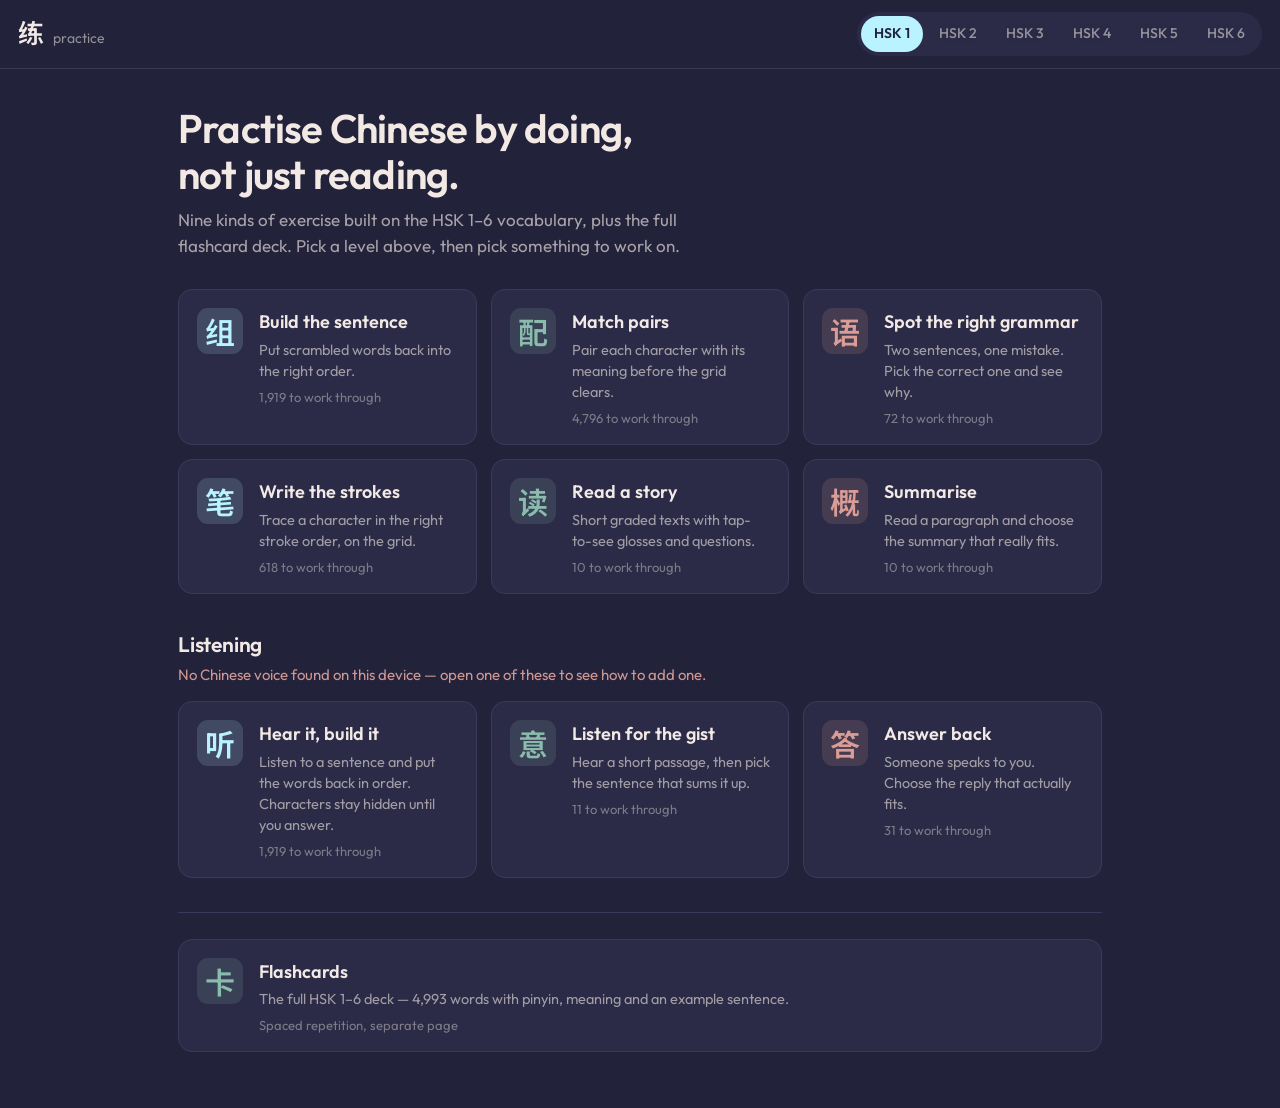
<file: index.html>
<!DOCTYPE html>
<html lang="en">
<head>
<meta charset="utf-8">
<meta name="viewport" content="width=device-width,initial-scale=1,viewport-fit=cover">
<title>练 — Chinese practice</title>
<meta name="description" content="Six ways to practise Chinese actively: build sentences from tiles, match characters, choose the correct grammar, trace strokes, read graded stories and summarise paragraphs. HSK 1–6, free, works offline.">
<meta name="theme-color" content="#22223B">
<meta name="color-scheme" content="dark">
<link rel="canonical" href="https://USERNAME.github.io/REPO/">
<meta property="og:type" content="website">
<meta property="og:title" content="练 — Chinese practice">
<meta property="og:description" content="Build sentences, match characters, fix grammar, trace strokes, read stories. HSK 1–6.">
<meta property="og:url" content="https://USERNAME.github.io/REPO/">
<meta name="twitter:card" content="summary">

<link rel="manifest" href="manifest.webmanifest">
<link rel="apple-touch-icon" href="icon-192.png">
<link rel="icon" href="data:image/svg+xml,%3Csvg xmlns=%22http://www.w3.org/2000/svg%22 viewBox=%220 0 100 100%22%3E%3Crect width=%22100%22 height=%22100%22 rx=%2220%22 fill=%22%2322223B%22/%3E%3Crect x=%2218%22 y=%2234%22 width=%2228%22 height=%2228%22 rx=%226%22 fill=%22%23B8F3FF%22/%3E%3Crect x=%2254%22 y=%2234%22 width=%2228%22 height=%2228%22 rx=%226%22 fill=%22%238ABCAD%22/%3E%3C/svg%3E">

<link rel="preconnect" href="https://fonts.googleapis.com">
<link rel="preconnect" href="https://fonts.gstatic.com" crossorigin>
<link href="https://fonts.googleapis.com/css2?family=Outfit:wght@300;400;500;600&family=Noto+Sans+SC:wght@400;500;600&display=swap" rel="stylesheet">
<link rel="stylesheet" href="styles.css">
</head>
<body>

<noscript><p style="padding:24px">This practice app needs JavaScript enabled.</p></noscript>

<header class="bar">
  <button class="brand" id="home" aria-label="Back to the exercise list">
    <span class="z">练</span><span class="n">practice</span>
  </button>
  <span class="bar-sp"></span>
  <nav class="lvl" id="lvl" aria-label="HSK level"></nav>
  <div class="tally" id="tally" aria-live="polite" hidden>
    <span class="ok" id="tOk">0</span><span class="sl">/</span><span class="no" id="tNo">0</span>
  </div>
</header>

<main id="main"></main>

<script src="data/sentences.js"></script>
<script src="data/pairs.js"></script>
<script src="data/grammar.js"></script>
<script src="data/stories.js"></script>
<script src="data/summaries.js"></script>
<script src="data/talk.js"></script>
<script src="data/strokechars.js"></script>
<script src="vendor/hanzi-writer.min.js"></script>
<script src="app.js"></script>
</body>
</html>
</file>
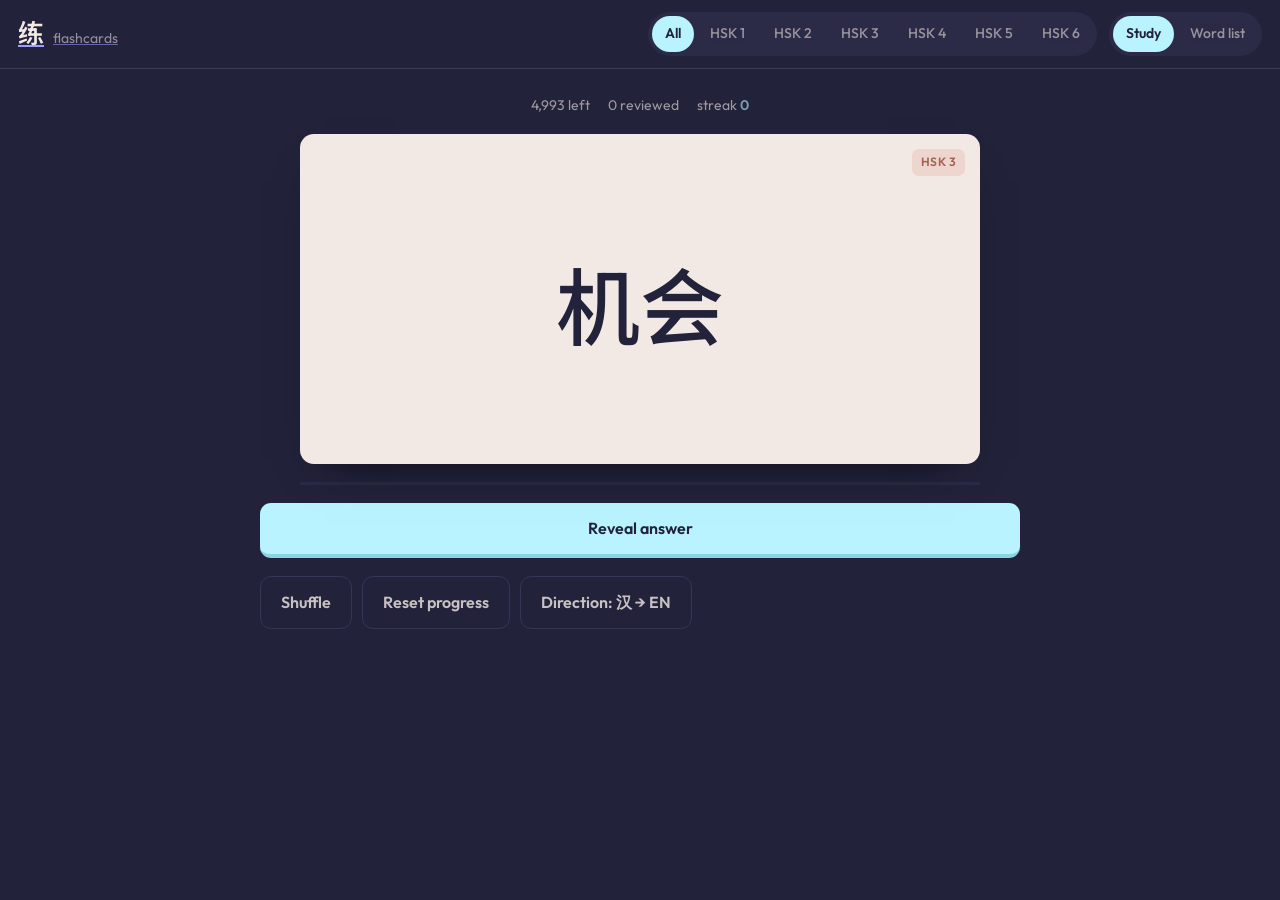
<file: cards.html>
<!DOCTYPE html>
<html lang="en">
<head>
<meta charset="utf-8">
<meta name="viewport" content="width=device-width,initial-scale=1,viewport-fit=cover">
<title>Flashcards — 练</title>
<meta name="description" content="The full HSK 1–6 flashcard deck: 4,993 words with pinyin, meaning and an example sentence. Spaced repetition, audio, works offline.">
<meta name="theme-color" content="#22223B">
<meta name="color-scheme" content="dark">
<link rel="manifest" href="manifest.webmanifest">
<link rel="apple-touch-icon" href="icon-192.png">
<link rel="icon" href="data:image/svg+xml,%3Csvg xmlns=%22http://www.w3.org/2000/svg%22 viewBox=%220 0 100 100%22%3E%3Crect width=%22100%22 height=%22100%22 rx=%2220%22 fill=%22%2322223B%22/%3E%3Crect x=%2218%22 y=%2234%22 width=%2228%22 height=%2228%22 rx=%226%22 fill=%22%23B8F3FF%22/%3E%3Crect x=%2254%22 y=%2234%22 width=%2228%22 height=%2228%22 rx=%226%22 fill=%22%238ABCAD%22/%3E%3C/svg%3E">
<link rel="preconnect" href="https://fonts.googleapis.com">
<link rel="preconnect" href="https://fonts.gstatic.com" crossorigin>
<link href="https://fonts.googleapis.com/css2?family=Outfit:wght@300;400;500;600&family=Noto+Sans+SC:wght@400;500;600&display=swap" rel="stylesheet">
<link rel="stylesheet" href="styles.css">
<style>
/* page-specific: the card itself */
.card{
  width:min(680px,100%);background:var(--paper);color:var(--on-paper);
  border-radius:var(--r);padding:34px 28px 26px;text-align:center;cursor:pointer;
  box-shadow:0 20px 44px -26px rgba(0,0,0,.75);
  min-height:330px;display:flex;flex-direction:column;justify-content:center;position:relative;
}
.seal{
  position:absolute;top:15px;right:15px;padding:4px 9px;border-radius:7px;
  background:color-mix(in srgb,var(--rose) 26%,transparent);
  color:#A8604F;font-size:12px;font-weight:600;letter-spacing:.04em;
}
.face{font-family:var(--han);font-size:clamp(52px,12vw,84px);font-weight:500;line-height:1.15;word-break:break-word}
.face.long{font-size:clamp(38px,8vw,58px)}
.cue{font-size:clamp(22px,5vw,30px);line-height:1.4;padding:0 6px}
.hint{font-size:14px;color:var(--on-paper-soft);margin-top:16px}
.pin{font-size:20px;color:#4F8275;margin-top:14px;letter-spacing:.02em}
.gloss{font-size:20px;margin-top:7px}
.rule{height:1px;background:var(--rail);margin:20px 0 15px}
.ex{text-align:left}
.ex .zh{font-size:21px;line-height:1.75}
.ex .py{font-size:14.5px;color:#4F8275;margin-top:4px}
.ex .en{font-size:14.5px;color:var(--on-paper-soft);margin-top:2px}
.hear{
  display:inline-flex;align-items:center;gap:7px;margin-top:14px;min-height:40px;
  padding:9px 15px;border-radius:999px;border:1.5px solid var(--rail);
  color:var(--on-paper-soft);font-size:14px;
}
.hear:hover{border-color:var(--sage);color:#4F8275}

.grade{display:flex;gap:8px;width:min(680px,100%)}
.grade button{
  flex:1;min-height:var(--tap);padding:13px 6px;border-radius:11px;
  font-size:14.5px;font-weight:600;color:var(--paper);
  background:var(--ink-2);border:1px solid var(--ink-line);
  transition:border-color .14s,color .14s,background .14s;
}
.grade button:hover{background:var(--ink-3)}
.grade button[data-g="0"]:hover{border-color:var(--rose);color:var(--rose)}
.grade button[data-g="3"]:hover{border-color:var(--sage);color:var(--sage)}
.grade kbd{display:block;font-size:11px;opacity:.5;font-weight:400;margin-top:2px}

.meter{width:min(680px,100%);height:3px;background:var(--ink-2);border-radius:3px;overflow:hidden}
.meter i{display:block;height:100%;background:var(--sage);width:0;transition:width .3s}
.stats{display:flex;flex-wrap:wrap;gap:4px 18px;font-size:14px;opacity:.6}
.stats b{color:var(--ice);font-weight:600}

.search{
  width:100%;padding:13px 15px;border-radius:11px;margin:16px 0;
  background:var(--ink-2);border:1px solid var(--ink-line);color:var(--paper);font-size:16px;
}
.search::placeholder{color:var(--paper);opacity:.45}
.row{display:grid;grid-template-columns:92px 1fr;gap:15px;padding:14px 0;border-bottom:1px solid var(--ink-line)}
.row .h{font-family:var(--han);font-size:27px;line-height:1.2}
.row .p{font-size:12.5px;color:var(--sage)}
.row .m{font-size:15px}
.row .s{font-family:var(--han);font-size:15px;opacity:.55;margin-top:4px}
.row .t{font-size:12.5px;opacity:.4}
.count{font-size:14px;opacity:.5;padding-top:12px}
.list{width:min(900px,100%)}
@media (max-width:700px){ .card{padding:26px 18px 20px;min-height:290px} }
@media (max-width:420px){ .grade button{font-size:13px;padding:11px 3px} }
</style>
</head>
<body>

<noscript><p style="padding:24px">This page needs JavaScript enabled.</p></noscript>

<header class="bar">
  <a class="brand" href="index.html" aria-label="Back to practice"><span class="z">练</span><span class="n">flashcards</span></a>
  <span class="bar-sp"></span>
  <nav class="lvl" id="lvl" aria-label="HSK level"></nav>
  <nav class="lvl" aria-label="View">
    <button id="tStudy" aria-pressed="true">Study</button>
    <button id="tList" aria-pressed="false">Word list</button>
  </nav>
</header>

<main class="stage" id="main"></main>

<script src="data/vocab.js"></script>
<script>
'use strict';
const $ = id => document.getElementById(id);
const main = $('main');
const el = (t, c, h) => { const n = document.createElement(t); if (c) n.className = c; if (h !== undefined) n.innerHTML = h; return n; };
const esc = s => String(s).replace(/[&<>"]/g, c => ({ '&': '&amp;', '<': '&lt;', '>': '&gt;', '"': '&quot;' }[c]));
const DECK = Array.isArray(window.VOCAB) ? window.VOCAB : [];

const KEY = 'lian-cards-v1';
const S = { level: 'all', dir: 'rec', flipped: false, queue: [], cur: null, seen: 0, streak: 0, best: {}, view: 'study' };
let store = true;
try { localStorage.setItem('__t', '1'); localStorage.removeItem('__t'); } catch (e) { store = false; }
function save() { if (!store) return; try { localStorage.setItem(KEY, JSON.stringify({ best: S.best, seen: S.seen, level: S.level, dir: S.dir })); } catch (e) { store = false; } }
function load() {
  if (!store) return;
  try { const d = JSON.parse(localStorage.getItem(KEY) || '{}'); S.best = d.best || {}; S.seen = d.seen || 0; if (d.level) S.level = d.level; if (d.dir) S.dir = d.dir; } catch (e) { }
}

/* audio: the device's own Chinese voice, if it has one */
let zhVoice = null;
function findVoice() {
  if (!('speechSynthesis' in window)) return;
  const vs = speechSynthesis.getVoices();
  const zh = vs.filter(v => /^zh/i.test(v.lang) || /chinese|mandarin/i.test(v.name));
  zhVoice = zh.find(v => /zh[-_]?CN/i.test(v.lang)) || zh[0] || null;
}
findVoice();
if ('speechSynthesis' in window) { speechSynthesis.onvoiceschanged = findVoice; setTimeout(findVoice, 600); }
function say(text) {
  if (!zhVoice) return false;
  speechSynthesis.cancel();
  const u = new SpeechSynthesisUtterance(text);
  u.voice = zhVoice; u.lang = zhVoice.lang || 'zh-CN'; u.rate = .85;
  speechSynthesis.speak(u); return true;
}

const pool = () => DECK.filter(w => S.level === 'all' || w.l === +S.level);
function buildQueue() {
  const p = pool().slice().sort((a, b) => {
    const sa = S.best[a.h] ?? -1, sb = S.best[b.h] ?? -1;
    return sa !== sb ? sa - sb : Math.random() - .5;
  });
  S.queue = p; next();
}
function next() { S.flipped = false; S.cur = S.queue.shift() || null; render(); }

function render() {
  if (S.view === 'list') return renderList();
  main.innerHTML = '';
  const stats = el('div', 'stats');
  const total = pool().length;
  stats.innerHTML = `<span>${(S.queue.length + (S.cur ? 1 : 0)).toLocaleString()} left</span>`
    + `<span>${S.seen.toLocaleString()} reviewed</span>`
    + `<span>streak <b>${S.streak}</b></span>`;
  main.appendChild(stats);

  const card = el('div', 'card');
  card.tabIndex = 0;
  card.setAttribute('role', 'button');
  if (!S.cur) {
    card.style.cursor = 'default';
    card.innerHTML = `<div><div class="face" style="font-size:40px">做得好</div>
      <p class="hint">Deck finished. Shuffle to run through it again.</p></div>`;
    main.appendChild(card);
    const c = el('div', 'ctrl');
    c.appendChild(mkBtn('Shuffle deck', shuffleDeck));
    main.appendChild(c);
    return;
  }
  const w = S.cur, rec = S.dir === 'rec';
  card.appendChild(el('span', 'seal', 'HSK ' + w.l));

  const front = el('div');
  if (rec) front.innerHTML = `<div class="face${w.h.length > 3 ? ' long' : ''} zh">${esc(w.h)}</div>`;
  else front.innerHTML = `<div class="cue">${esc(w.m)}</div><p class="hint">Say it out loud, then reveal</p>`;
  card.appendChild(front);

  if (S.flipped) {
    const back = el('div');
    back.innerHTML = rec
      ? `<div class="pin">${esc(w.p)}</div><div class="gloss">${esc(w.m)}</div>`
      : `<div class="face${w.h.length > 3 ? ' long' : ''} zh">${esc(w.h)}</div><div class="pin">${esc(w.p)}</div>`;
    back.innerHTML += `<div class="rule"></div>
      <div class="ex"><div class="zh">${esc(w.s)}</div><div class="py">${esc(w.sp)}</div><div class="en">${esc(w.st)}</div></div>`;
    const hear = el('button', 'hear', '▶ Hear it');
    hear.onclick = e => { e.stopPropagation(); if (!say(w.h + '。' + w.s)) hear.textContent = 'No Chinese voice on this device'; };
    back.appendChild(hear);
    card.appendChild(back);
  }
  card.onclick = () => { if (!S.flipped) { S.flipped = true; render(); } };
  card.onkeydown = e => { if (e.key === 'Enter' && !S.flipped) { S.flipped = true; render(); } };
  main.appendChild(card);

  const meter = el('div', 'meter', '<i></i>');
  meter.firstChild.style.width = (100 * (total - S.queue.length - 1) / Math.max(total, 1)) + '%';
  main.appendChild(meter);

  if (!S.flipped) {
    const c = el('div', 'ctrl');
    c.appendChild(mkBtn('Reveal answer', () => { S.flipped = true; render(); }));
    main.appendChild(c);
  } else {
    const g = el('div', 'grade');
    [['Again', 0], ['Hard', 1], ['Good', 2], ['Easy', 3]].forEach(([label, n]) => {
      const b = el('button', null, `${label}<kbd>${n + 1}</kbd>`);
      b.dataset.g = n;
      b.onclick = () => grade(n);
      g.appendChild(b);
    });
    main.appendChild(g);
  }

  const foot = el('div', 'ctrl');
  foot.appendChild(mkBtn('Shuffle', shuffleDeck, true));
  foot.appendChild(mkBtn('Reset progress', () => {
    if (!confirm('Reset flashcard progress? This cannot be undone.')) return;
    S.best = {}; S.seen = 0; S.streak = 0;
    if (store) try { localStorage.removeItem(KEY); } catch (e) { }
    buildQueue();
  }, true));
  foot.appendChild(mkBtn('Direction: ' + (rec ? '汉 → EN' : 'EN → 汉'), () => { S.dir = rec ? 'rcl' : 'rec'; save(); render(); }, true));
  main.appendChild(foot);
}
function mkBtn(label, fn, quiet) { const b = el('button', 'btn' + (quiet ? ' quiet' : ''), label); b.onclick = fn; return b; }

function grade(g) {
  const w = S.cur; if (!w) return;
  S.best[w.h] = g; S.seen++; S.streak = g === 0 ? 0 : S.streak + 1;
  if (g === 0) S.queue.splice(Math.min(3, S.queue.length), 0, w);
  else if (g === 1) S.queue.splice(Math.min(9, S.queue.length), 0, w);
  else if (g === 2) S.queue.splice(Math.min(40, S.queue.length), 0, w);
  save(); next();
}
function shuffleDeck() { S.queue = pool().slice().sort(() => Math.random() - .5); next(); }

function renderList(q) {
  main.innerHTML = '';
  const box = el('div', 'list');
  const inp = el('input', 'search');
  inp.type = 'search';
  inp.placeholder = 'Search character, pinyin or meaning…';
  inp.setAttribute('aria-label', 'Search the deck');
  inp.value = q || '';
  box.appendChild(inp);
  const count = el('div', 'count');
  const body = el('div');
  box.appendChild(count); box.appendChild(body);
  main.appendChild(box);

  const draw = term => {
    const t = (term || '').trim().toLowerCase();
    const rows = pool().filter(w => !t || w.h.includes(t) || w.p.toLowerCase().includes(t) || w.m.toLowerCase().includes(t));
    const cap = 300, shown = rows.slice(0, cap);
    count.textContent = rows.length.toLocaleString() + ' words' + (rows.length > cap ? ` — showing first ${cap}, search to narrow` : '');
    body.innerHTML = shown.map(w =>
      `<div class="row"><div class="h zh">${esc(w.h)}<div class="p">${esc(w.p)}</div></div>
       <div><div class="m">${esc(w.m)}</div><div class="s zh">${esc(w.s)}</div>
       <div class="t">${esc(w.sp)} — ${esc(w.st)}</div></div></div>`).join('');
  };
  draw(inp.value);
  inp.oninput = e => draw(e.target.value);
  if (q === undefined) setTimeout(() => inp.focus(), 40);
}

/* level + view chrome */
const nav = $('lvl');
[['all', 'All'], ['1', 'HSK 1'], ['2', 'HSK 2'], ['3', 'HSK 3'], ['4', 'HSK 4'], ['5', 'HSK 5'], ['6', 'HSK 6']].forEach(([v, label]) => {
  const b = el('button', null, label);
  b.dataset.l = v;
  b.setAttribute('aria-pressed', v === S.level);
  b.onclick = () => {
    S.level = v; save();
    [...nav.children].forEach(c => c.setAttribute('aria-pressed', c.dataset.l === v));
    S.view === 'list' ? renderList() : buildQueue();
  };
  nav.appendChild(b);
});
function setView(v) {
  S.view = v;
  $('tStudy').setAttribute('aria-pressed', v === 'study');
  $('tList').setAttribute('aria-pressed', v === 'list');
  v === 'list' ? renderList() : render();
}
$('tStudy').onclick = () => setView('study');
$('tList').onclick = () => setView('list');

addEventListener('keydown', e => {
  if (e.target.tagName === 'INPUT' || S.view !== 'study') return;
  if (e.code === 'Space') { e.preventDefault(); S.flipped ? grade(2) : (S.flipped = true, render()); }
  else if (['1', '2', '3', '4'].includes(e.key) && S.flipped) grade(+e.key - 1);
  else if (e.key === 's' && S.cur) say(S.cur.h);
});

load();
[...nav.children].forEach(c => c.setAttribute('aria-pressed', c.dataset.l === S.level));
buildQueue();

if ('serviceWorker' in navigator && location.protocol.startsWith('http')) {
  addEventListener('load', () => navigator.serviceWorker.register('sw.js').catch(() => { }));
}
</script>
</body>
</html>
</file>
<file: styles.css>
/* 练 — Chinese practice gym
   Colour carries meaning, consistently, in every exercise:
     ice   #B8F3FF  things you touch — tiles, options, inputs
     sage  #8ABCAD  correct
     rose  #DA9D95  wrong, and the prompt you're answering
   The app frame is ink; the exercise itself sits on paper. */

:root{
  --ink:#22223B;
  --ink-2:#2B2B47;      /* raised chrome on ink */
  --ink-3:#32324F;
  --paper:#F2E9E4;
  --rose:#DA9D95;
  --ice:#B8F3FF;
  --sage:#8ABCAD;

  /* derived */
  --ink-line:#3A3A5C;
  --paper-dim:#6A6480;
  --on-paper:#22223B;
  --on-paper-soft:#5C5A72;
  --rail:#E3D8D2;

  --ui:"Outfit",ui-sans-serif,system-ui,-apple-system,"Segoe UI",Roboto,sans-serif;
  --han:"Noto Sans SC","PingFang SC","Hiragino Sans GB","Microsoft YaHei",ui-sans-serif,sans-serif;

  --r:14px;
  --tap:44px;
}

*{box-sizing:border-box;margin:0;padding:0}
html,body{height:100%}
body{
  background:var(--ink);
  color:var(--paper);
  font-family:var(--ui);
  font-size:17px;
  line-height:1.55;
  -webkit-font-smoothing:antialiased;
  display:flex;flex-direction:column;min-height:100dvh;
  overflow-x:hidden;
}
button{font:inherit;color:inherit;background:none;border:none;cursor:pointer}
:focus-visible{outline:3px solid var(--ice);outline-offset:3px;border-radius:6px}
.hidden{display:none !important}

/* ---------------- top bar ---------------- */
.bar{
  display:flex;align-items:center;gap:12px;
  padding:12px 18px;border-bottom:1px solid var(--ink-line);
  position:sticky;top:0;background:var(--ink);z-index:20;
}
.brand{display:flex;align-items:baseline;gap:9px;cursor:pointer}
.brand .z{font-family:var(--han);font-size:26px;font-weight:600;color:var(--paper);line-height:1}
.brand .n{font-size:14px;color:var(--paper);opacity:.55}
.bar-sp{flex:1}

.lvl{display:flex;gap:3px;background:var(--ink-2);padding:4px;border-radius:999px;
     max-width:100%;overflow-x:auto;scrollbar-width:none}
.lvl::-webkit-scrollbar{display:none}
.lvl button{
  padding:7px 13px;border-radius:999px;font-size:14px;font-weight:500;
  color:var(--paper);opacity:.55;white-space:nowrap;transition:background .15s,opacity .15s;
}
.lvl button:hover{opacity:1}
.lvl button[aria-pressed="true"]{background:var(--ice);color:var(--ink);opacity:1;font-weight:600}

.tally{display:flex;align-items:center;gap:7px;font-size:15px;font-variant-numeric:tabular-nums}
.tally[hidden]{display:none}
.tally .ok{color:var(--sage);font-weight:600}
.tally .no{color:var(--rose);font-weight:600}
.tally .sl{opacity:.3}

/* ---------------- home ---------------- */
.home{flex:1;padding:36px 18px 56px;max-width:960px;margin:0 auto;width:100%}
.lede{max-width:46ch;margin-bottom:30px}
.lede h1{font-size:clamp(28px,5vw,40px);font-weight:600;letter-spacing:-.02em;line-height:1.15;margin-bottom:10px}
.lede p{color:var(--paper);opacity:.65;font-size:17px}

.modes{display:grid;grid-template-columns:repeat(auto-fill,minmax(248px,1fr));gap:14px}
.mode{
  display:flex;gap:16px;align-items:flex-start;text-align:left;
  background:var(--ink-2);border:1px solid var(--ink-line);
  border-radius:var(--r);padding:18px 18px 16px;
  transition:border-color .16s, transform .16s, background .16s;
}
.mode:hover{border-color:var(--c);transform:translateY(-2px);background:var(--ink-3)}
.mode .g{
  font-family:var(--han);font-size:30px;font-weight:600;line-height:1;
  color:var(--c);flex:none;width:46px;height:46px;border-radius:11px;
  display:grid;place-items:center;background:color-mix(in srgb,var(--c) 15%,transparent);
}
.mode h3{font-size:18px;font-weight:600;margin-bottom:3px}
.mode p{font-size:14.5px;opacity:.6;line-height:1.45}
.mode .n{font-size:13px;opacity:.42;margin-top:7px}

/* ---------------- exercise shell ---------------- */
.stage{flex:1;display:flex;flex-direction:column;align-items:center;
       padding:26px 16px 40px;gap:18px;width:100%}
.sheet{
  width:min(760px,100%);background:var(--paper);color:var(--on-paper);
  border-radius:var(--r);padding:30px 28px;
  box-shadow:0 20px 44px -26px rgba(0,0,0,.75);
}
.task{font-size:15.5px;color:var(--on-paper-soft);margin-bottom:6px}
.prompt{font-size:23px;font-weight:500;line-height:1.4;margin-bottom:22px}
.prompt .cue{color:#A8604F}
.zh{font-family:var(--han)}

/* ---------------- sentence builder ---------------- */
.rail{
  display:flex;flex-wrap:wrap;gap:9px;align-items:center;
  min-height:86px;padding:14px;border-radius:11px;
  background:#EAE0DA;border:2px dashed var(--rail);
  transition:border-color .15s,background .15s;
}
.rail.over{border-color:var(--ice);background:#E6EEF2}
.rail:empty::after{
  content:attr(data-hint);color:var(--on-paper-soft);opacity:.7;font-size:15px;
}
.tray{display:flex;flex-wrap:wrap;gap:9px;margin-top:16px;min-height:52px}

.tile{
  font-family:var(--han);font-size:26px;line-height:1;
  padding:12px 15px;border-radius:10px;
  background:var(--ice);color:var(--ink);
  border:2px solid transparent;border-bottom-width:4px;border-bottom-color:#8FD2E2;
  cursor:grab;user-select:none;touch-action:none;
  transition:transform .12s,box-shadow .12s;
  min-height:var(--tap);
}
.tile:hover{transform:translateY(-2px)}
.tile:active{cursor:grabbing}
.tile.ghost{position:fixed;z-index:999;pointer-events:none;opacity:.92;
            transform:scale(1.06) rotate(-2deg);box-shadow:0 14px 26px -8px rgba(0,0,0,.4)}
.tile.placeholder{opacity:.22}
.tile.ok{background:var(--sage);border-bottom-color:#6E9D90}
.tile.no{background:var(--rose);border-bottom-color:#B97F78}
.tile.lock{cursor:default}
.tile.lock:hover{transform:none}

/* ---------------- choice lists (grammar, reading, summary) ---------------- */
.opts{display:flex;flex-direction:column;gap:10px}
.opt{
  display:flex;gap:13px;align-items:flex-start;text-align:left;width:100%;
  padding:15px 16px;border-radius:11px;min-height:var(--tap);
  background:#EAE0DA;border:2px solid transparent;
  transition:border-color .14s,background .14s;
}
.opt:hover:not(.done){border-color:var(--ice);background:#E6EEF2}
.opt .k{
  flex:none;width:27px;height:27px;border-radius:7px;display:grid;place-items:center;
  background:var(--on-paper);color:var(--paper);font-size:14px;font-weight:600;
}
.opt .body{flex:1}
.opt .zh{font-size:20px;line-height:1.45}
.opt.ok{background:#DCEDE7;border-color:var(--sage)}
.opt.ok .k{background:var(--sage);color:var(--ink)}
.opt.no{background:#F3DFDB;border-color:var(--rose)}
.opt.no .k{background:var(--rose);color:var(--ink)}
.opt.done{cursor:default}

/* ---------------- feedback ---------------- */
.fb{margin-top:18px;padding:15px 17px;border-radius:11px;font-size:16px;line-height:1.5}
.fb.ok{background:#DCEDE7;border-left:4px solid var(--sage)}
.fb.no{background:#F3DFDB;border-left:4px solid var(--rose)}
.fb b{display:block;margin-bottom:4px;font-weight:600}
.fb .py{font-family:var(--ui);color:var(--on-paper-soft);font-size:15px;margin-top:6px}

/* ---------------- controls ---------------- */
.ctrl{display:flex;gap:10px;width:min(760px,100%);flex-wrap:wrap}
.btn{
  flex:1;min-width:130px;min-height:var(--tap);padding:13px 20px;border-radius:11px;
  font-size:16px;font-weight:600;text-align:center;
  background:var(--ice);color:var(--ink);
  border-bottom:4px solid #8FD2E2;
  transition:transform .12s,filter .12s;
}
.btn:hover{filter:brightness(1.06)}
.btn:active{transform:translateY(2px);border-bottom-width:2px}
.btn.quiet{background:transparent;color:var(--paper);border:1px solid var(--ink-line);
           border-bottom-width:1px;flex:0 0 auto;min-width:0;opacity:.8}
.btn.quiet:hover{opacity:1;border-color:var(--paper)}
.btn[disabled]{background:transparent;color:var(--paper);opacity:.35;
  border:1px solid var(--ink-line);border-bottom-width:1px;pointer-events:none}

/* ---------------- matching grid ---------------- */
.grid{display:grid;grid-template-columns:repeat(4,1fr);gap:9px}
.cell{
  min-height:76px;border-radius:11px;padding:9px 7px;
  background:var(--ice);color:var(--ink);
  border-bottom:4px solid #8FD2E2;
  display:grid;place-items:center;text-align:center;
  transition:transform .12s,opacity .22s,background .14s;
}
.cell:hover{transform:translateY(-2px)}
.cell .big{font-family:var(--han);font-size:24px;line-height:1.2}
.cell .sm{font-size:14px;line-height:1.25}
.cell.sel{background:var(--paper);border-color:var(--rose);outline:3px solid var(--rose)}
.cell.ok{background:var(--sage);border-bottom-color:#6E9D90}
.cell.gone{opacity:0;pointer-events:none}
.cell.miss{animation:shake .3s}
@keyframes shake{25%{transform:translateX(-5px)}75%{transform:translateX(5px)}}

/* ---------------- strokes ---------------- */
.writer{display:grid;place-items:center;gap:14px}
#target{
  background:var(--paper);border-radius:10px;
  box-shadow:inset 0 0 0 2px var(--rail);
  touch-action:none;
}
.sinfo{text-align:center}
.sinfo .word{font-family:var(--han);font-size:22px}
.sinfo .meta{font-size:15px;color:var(--on-paper-soft)}

/* ---------------- reading ---------------- */
.story h2{font-size:25px;font-weight:600;margin-bottom:2px}
.story .sub{color:var(--on-paper-soft);font-size:15px;margin-bottom:20px}
.story p.zh{font-size:21px;line-height:2;margin-bottom:15px}
.gl{border-bottom:2px dotted var(--rose);cursor:help}
.glossbox{
  margin:14px 0 4px;padding:11px 14px;border-radius:10px;background:#EAE0DA;
  font-size:15px;min-height:44px;display:flex;align-items:center;
}
.glossbox.empty{color:var(--on-paper-soft)}
.qblock{margin-top:22px;padding-top:20px;border-top:1px solid var(--rail)}
.qblock .q{font-family:var(--han);font-size:19px;margin-bottom:11px}
.trans{margin-top:18px;padding:15px 17px;border-radius:11px;background:#EAE0DA;
       font-size:16px;line-height:1.6}

/* ---------------- summary ---------------- */
.para{font-family:var(--han);font-size:20px;line-height:1.95;
      padding:17px 19px;border-radius:11px;background:#EAE0DA;margin-bottom:20px}
.selfwrite{width:100%;min-height:76px;margin-top:8px;padding:12px 14px;border-radius:10px;
  border:2px solid var(--rail);background:var(--paper);color:var(--on-paper);
  font-family:var(--han);font-size:18px;resize:vertical}
.selfwrite:focus{border-color:var(--ice);outline:none}

/* ---------------- done ---------------- */
.done-card{text-align:center;padding:16px 0}
.done-card .z{font-family:var(--han);font-size:42px;font-weight:600;margin-bottom:8px}
.done-card .sc{font-size:19px;color:var(--on-paper-soft)}

/* ---------------- responsive ---------------- */
@media (max-width:700px){
  body{font-size:16px}
  .sheet{padding:22px 17px}
  .prompt{font-size:20px}
  .grid{grid-template-columns:repeat(3,1fr)}
  .bar{padding:10px 13px;gap:9px}
  .brand .n{display:none}
  .home{padding:26px 15px 44px}
}
@media (max-width:420px){
  .grid{grid-template-columns:repeat(2,1fr)}
  .tile{font-size:23px;padding:11px 13px}
}
@media (prefers-reduced-motion:reduce){
  *{animation:none !important;transition:none !important}
}

/* ---------------- listening ---------------- */
.player{display:flex;flex-wrap:wrap;gap:9px;align-items:center;margin-bottom:20px}
.play{
  display:inline-flex;align-items:center;gap:9px;
  padding:14px 26px;border-radius:999px;min-height:var(--tap);
  background:var(--ice);color:var(--ink);font-size:17px;font-weight:600;
  border-bottom:4px solid #8FD2E2;transition:transform .12s,filter .12s;
}
.play:hover{filter:brightness(1.06)}
.play:active{transform:translateY(2px);border-bottom-width:2px}
.play .ico{font-size:13px}
.slow{
  padding:12px 17px;border-radius:999px;min-height:var(--tap);
  border:1.5px solid var(--rail);color:var(--on-paper-soft);font-size:15px;
  transition:border-color .14s,color .14s;
}
.slow:hover{border-color:var(--on-paper);color:var(--on-paper)}
.revealed{
  margin:-8px 0 18px;padding:13px 15px;border-radius:10px;background:#EAE0DA;
  font-size:20px;line-height:1.7;
}
.revealed .py{font-size:15px;color:var(--on-paper-soft);margin-top:4px}
.opt .py{display:block;font-size:14.5px;color:var(--on-paper-soft);margin-top:3px}

/* ---------------- home sections ---------------- */
.section-head{margin:34px 0 14px}
.section-head h2{font-size:21px;font-weight:600;letter-spacing:-.01em}
.section-head p{font-size:15px;opacity:.6;margin-top:3px;max-width:60ch}
.section-head p.warn{color:var(--rose);opacity:.95}
.elsewhere{margin-top:34px;padding-top:26px;border-top:1px solid var(--ink-line)}
.elsewhere .mode{display:flex;width:100%;text-decoration:none;color:inherit}
</file>
